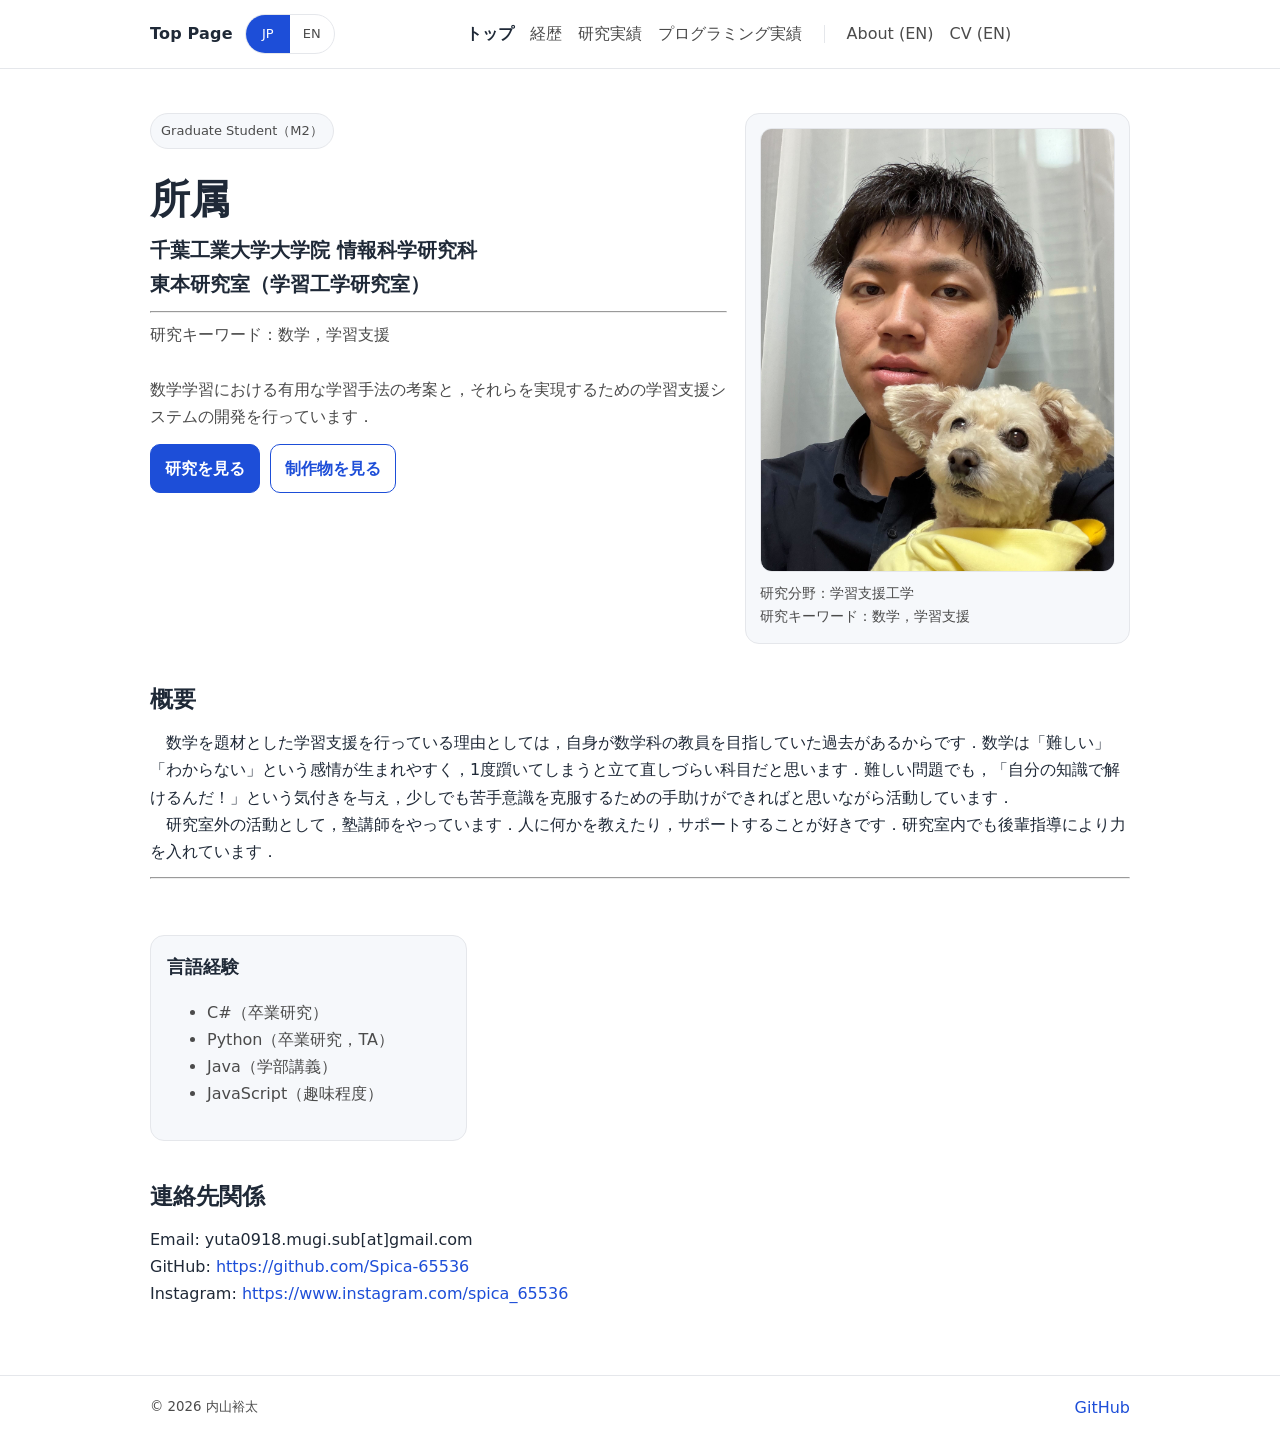
<file: index.html>
<!doctype html>
<html lang="ja">
<head>
  <meta charset="utf-8" />
  <meta name="viewport" content="width=device-width, initial-scale=1" />
  <title>Personal Website</title>
  <meta name="description" content="内山裕太のホームページです" />
  <meta property="og:title" content="Personal Website" />
  <meta property="og:description" content="研究実績・経歴・制作物" />
  <meta property="og:type" content="website" />
  <meta property="og:image" content="assets/images/profile.jpg" />

  <link rel="icon" href="assets/images/favicon.ico" type="image/x-icon">
  <link rel="apple-touch-icon" href="assets/images/apple-touch-icon.png">

  <link rel="stylesheet" href="assets/style.css" />
  <script defer src="assets/main.js"></script>
</head>
<body>
  <div data-include="partials/header.html"></div>

  <main class="container">
    <section class="hero">
      <div class="hero-grid">
        <div>
          <p class="badge">Graduate Student（M2）</p>
          <h1>所属</h1>
          <h3>
            <a href="https://chibatech.jp/" target="_blank" rel="noreferrer" class="black">千葉工業大学大学院 情報科学研究科</a><br>
            <a href="https://www.takahito.com/" target="_blank" rel="noreferrer" class="black">東本研究室（学習工学研究室）</a>
          </h3><hr>
          <p class="lead">
            研究キーワード：数学，学習支援<br><br>
            数学学習における有用な学習手法の考案と，それらを実現するための学習支援システムの開発を行っています．
          </p>

          <div class="hero-links">
            <a class="btn" href="research.html">研究を見る</a>
            <a class="btn ghost" href="projects.html">制作物を見る</a>
          </div>
        </div>

        <figure class="avatar">
          <img src="assets/images/profile.jpg" alt="プロフィール写真" />
          <figcaption>
            研究分野：学習支援工学<br>
            研究キーワード：数学，学習支援
          </figcaption>
        </figure>
      </div>
    </section>

    <section class="section">
      <div class="section-head">
        <h2>概要</h2>
      </div>
      <p>
        　数学を題材とした学習支援を行っている理由としては，自身が数学科の教員を目指していた過去があるからです．数学は「難しい」「わからない」という感情が生まれやすく，1度躓いてしまうと立て直しづらい科目だと思います．難しい問題でも，「自分の知識で解けるんだ！」という気付きを与え，少しでも苦手意識を克服するための手助けができればと思いながら活動しています．<br>
        　研究室外の活動として，塾講師をやっています．人に何かを教えたり，サポートすることが好きです．研究室内でも後輩指導により力を入れています．<hr>
      </p>
    </section>

    <section class="grid3" aria-label="Highlights">
      <!-- <article class="card">
        <h3>研究概要</h3>
        <p>
          研究名
        </p><hr>
        <p>
          概要
        </p>
      </article>
      <article class="card">
        <h3>研究実績</h3>
        <p>発表名</p>
      </article> -->
      <article class="card">
        <h3>言語経験</h3>
        <ul>
          <li>C#（卒業研究）</li>
          <li>Python（卒業研究，TA）</li>
          <li>Java（学部講義）</li>
          <li>JavaScript（趣味程度）</li>
        </ul>
      </article>
    </section>

    <section class="section">
      <h2>連絡先関係</h2>
      <p>
        Email: yuta0918.mugi.sub[at]gmail.com<br>
        GitHub: <a href="https://github.com/Spica-65536" target="_blank" rel="noreferrer">https://github.com/Spica-65536</a><br>
        Instagram: <a href="https://www.instagram.com/spica_65536" target="_blank" rel="noreferrer">https://www.instagram.com/spica_65536</a>
      </p>
    </section>
  </main>

  <div data-include="partials/footer.html"></div>
</body>
</html>
</file>
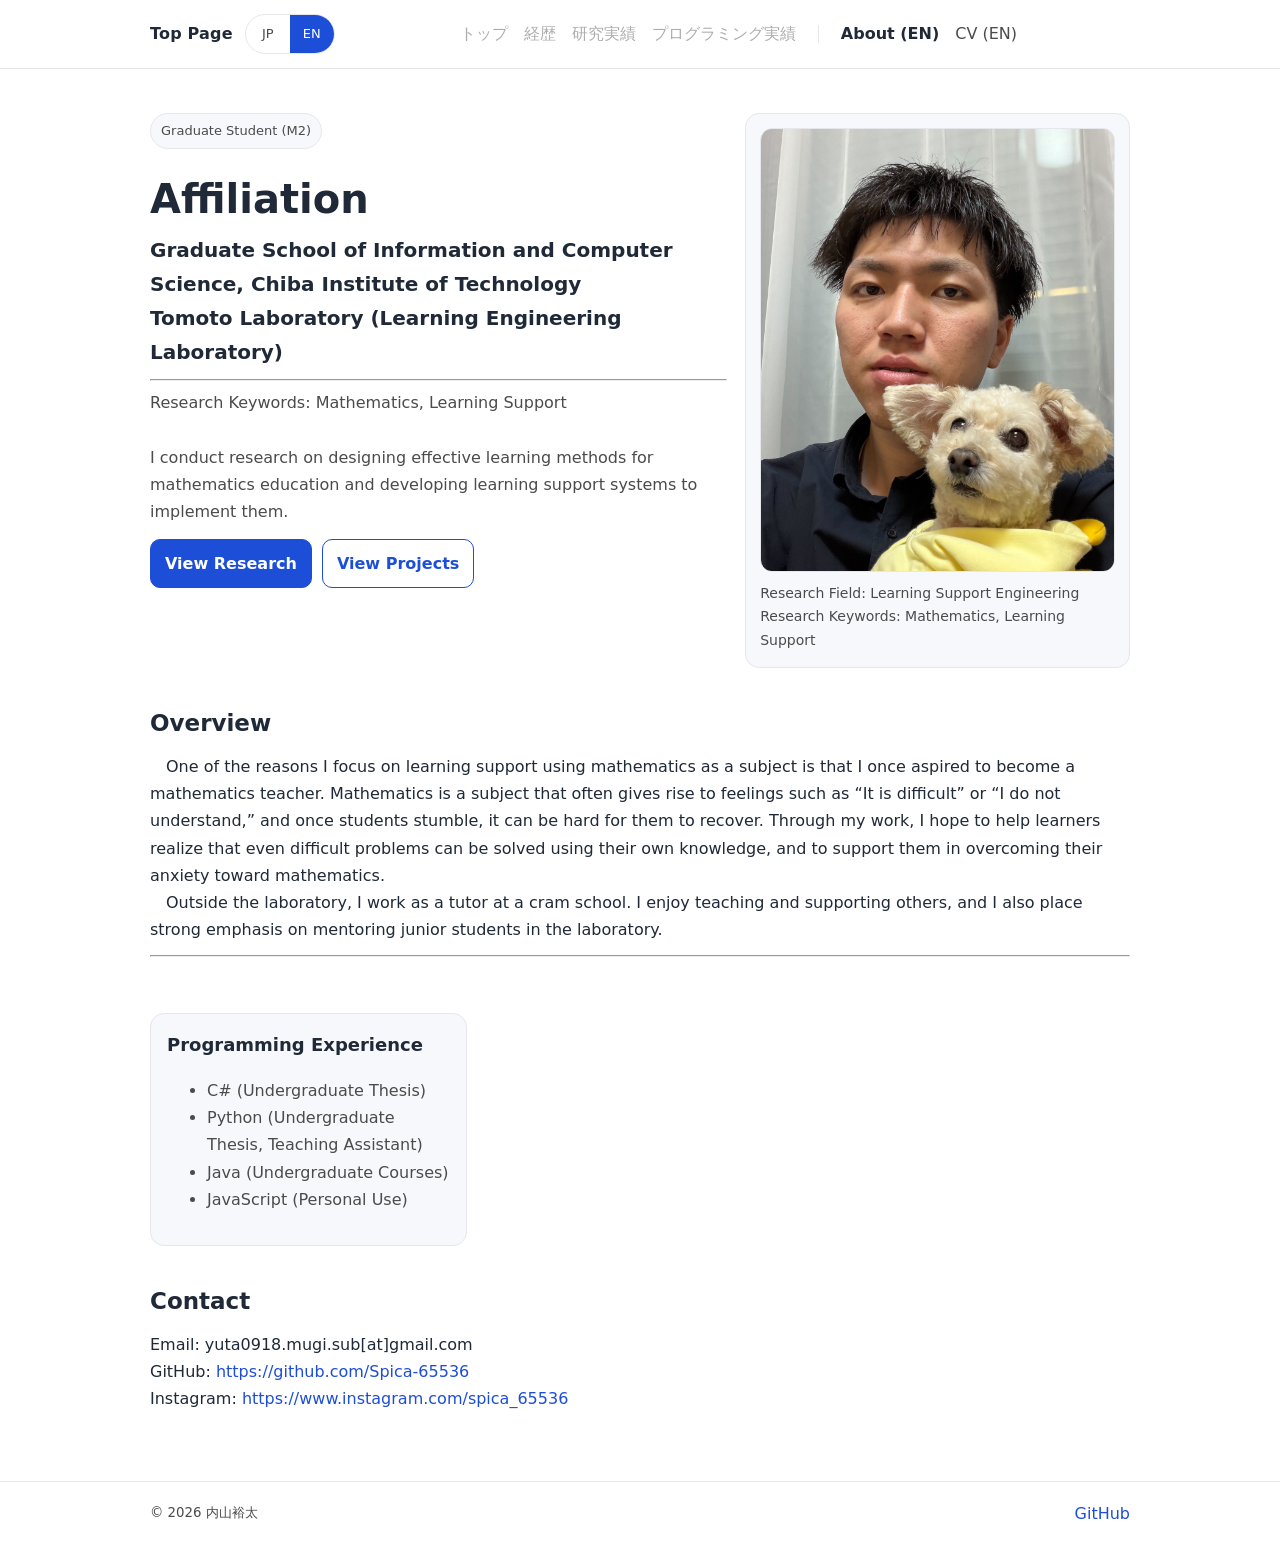
<file: about-en.html>
<!doctype html>
<html lang="en">
<head>
  <meta charset="utf-8" />
  <meta name="viewport" content="width=device-width, initial-scale=1" />
  <title>Personal Website</title>
  <meta name="description" content="This is the personal website of Yuta Uchiyama." />
  <meta property="og:title" content="Personal Website" />
  <meta property="og:description" content="Research achievements, background, and projects" />
  <meta property="og:type" content="website" />
  <meta property="og:image" content="assets/images/profile.jpg" />

  <link rel="icon" href="assets/images/favicon.ico" type="image/x-icon">
  <link rel="apple-touch-icon" href="assets/images/apple-touch-icon.png">

  <link rel="stylesheet" href="assets/style.css" />
  <script defer src="assets/main.js"></script>
</head>
<body>
  <div data-include="partials/header.html"></div>

  <main class="container">
    <section class="hero">
      <div class="hero-grid">
        <div>
          <p class="badge">Graduate Student (M2)</p>
          <h1>Affiliation</h1>
          <h3>
            <a href="https://chibatech.jp/" target="_blank" rel="noreferrer" class="black">Graduate School of Information and Computer Science, Chiba Institute of Technology</a><br>
            <a href="https://www.takahito.com/" target="_blank" rel="noreferrer" class="black">Tomoto Laboratory (Learning Engineering Laboratory)</a>
          </h3><hr>
          <p class="lead">
            Research Keywords: Mathematics, Learning Support<br><br>
            I conduct research on designing effective learning methods for mathematics education and developing learning support systems to implement them.
          </p>

          <div class="hero-links">
            <a class="btn" href="research.html">View Research</a>
            <a class="btn ghost" href="projects.html">View Projects</a>
          </div>
        </div>

        <figure class="avatar">
          <img src="assets/images/profile.jpg" alt="Profile photo" />
          <figcaption>
            Research Field: Learning Support Engineering<br>
            Research Keywords: Mathematics, Learning Support
          </figcaption>
        </figure>
      </div>
    </section>

    <section class="section">
      <div class="section-head">
        <h2>Overview</h2>
      </div>
      <p>
        　One of the reasons I focus on learning support using mathematics as a subject is that I once aspired to become a mathematics teacher. Mathematics is a subject that often gives rise to feelings such as “It is difficult” or “I do not understand,” and once students stumble, it can be hard for them to recover. Through my work, I hope to help learners realize that even difficult problems can be solved using their own knowledge, and to support them in overcoming their anxiety toward mathematics.<br>
        　Outside the laboratory, I work as a tutor at a cram school. I enjoy teaching and supporting others, and I also place strong emphasis on mentoring junior students in the laboratory.<hr>
      </p>
    </section>

    <section class="grid3" aria-label="Highlights">
      <!-- <article class="card">
        <h3>研究概要</h3>
        <p>
          研究名
        </p><hr>
        <p>
          概要
        </p>
      </article>
      <article class="card">
        <h3>研究実績</h3>
        <p>発表名</p>
      </article> -->
      <article class="card">
        <h3>Programming Experience</h3>
        <ul>
          <li>C# (Undergraduate Thesis)</li>
          <li>Python (Undergraduate Thesis, Teaching Assistant)</li>
          <li>Java (Undergraduate Courses)</li>
          <li>JavaScript (Personal Use)</li>
        </ul>
      </article>
    </section>

    <section class="section">
      <h2>Contact</h2>
      <p>
        Email: yuta0918.mugi.sub[at]gmail.com<br>
        GitHub: <a href="https://github.com/Spica-65536" target="_blank" rel="noreferrer">https://github.com/Spica-65536</a><br>
        Instagram: <a href="https://www.instagram.com/spica_65536" target="_blank" rel="noreferrer">https://www.instagram.com/spica_65536</a>
      </p>
    </section>
  </main>

  <div data-include="partials/footer.html"></div>
</body>
</html>
</file>
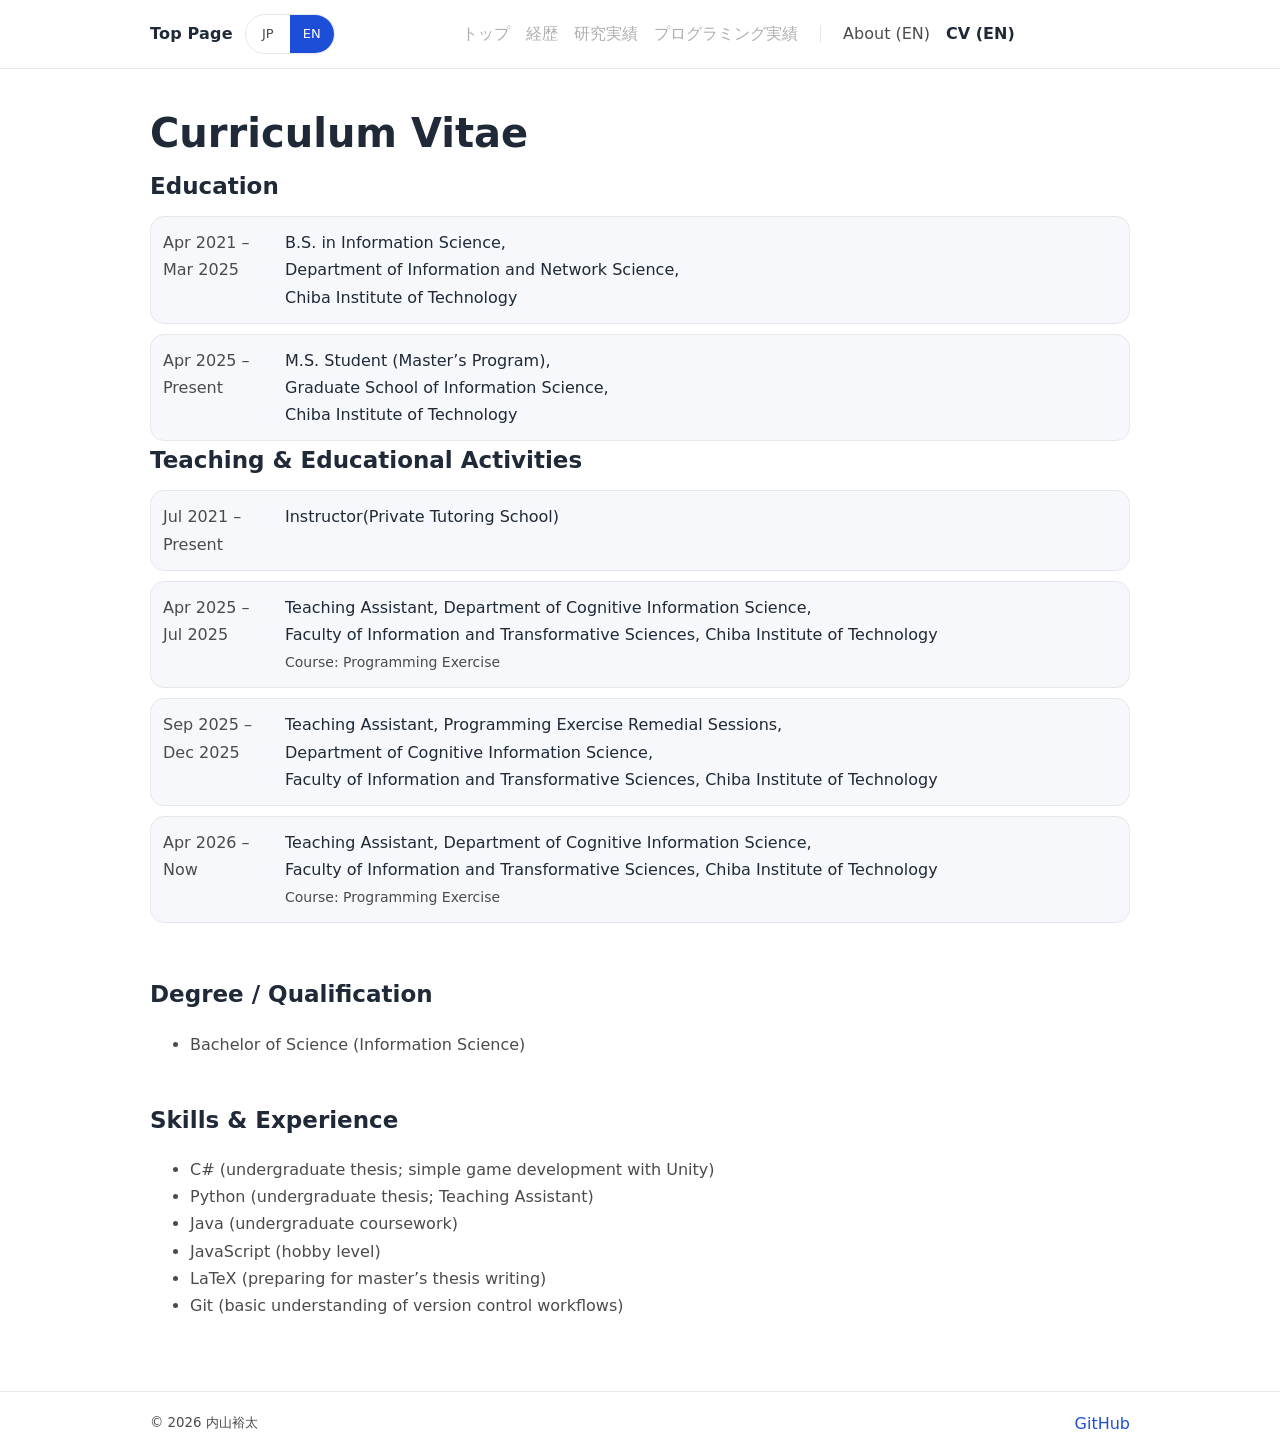
<file: cv-en.html>
<!doctype html>
<html lang="en">
<head>
  <meta charset="utf-8" />
  <meta name="viewport" content="width=device-width, initial-scale=1" />
  <title>経歴（English ver）</title>
  <meta name="description" content="Curriculum Vitae of Yuta Uchiyama." />
  <link rel="stylesheet" href="assets/style.css" />
  <script defer src="assets/main.js"></script>
</head>
<body>
  <div data-include="partials/header.html"></div>

  <main class="container">
    <section class="section">
      <div class="section-head">
        <h1>Curriculum Vitae</h1>
      </div>

      <h2>Education</h2>
      <div class="timeline" role="list">
        <div class="tl-item" role="listitem">
          <div class="tl-date">Apr 2021 – Mar 2025</div>
          <p class="tl-body">
            B.S. in Information Science,<br>
            Department of Information and Network Science,<br>
            Chiba Institute of Technology
          </p>
        </div>

        <div class="tl-item" role="listitem">
          <div class="tl-date">Apr 2025 – Present</div>
          <p class="tl-body">
            M.S. Student (Master’s Program),<br>
            Graduate School of Information Science,<br>
            Chiba Institute of Technology
          </p>
        </div>
      </div>

      <h2>Teaching & Educational Activities</h2>
      <div class="timeline" role="list">
        <div class="tl-item" role="listitem">
          <div class="tl-date">Jul 2021 – Present</div>
          <p class="tl-body">
            Instructor(Private Tutoring School)
          </p>
        </div>

        <div class="tl-item" role="listitem">
          <div class="tl-date">Apr 2025 – Jul 2025</div>
          <p class="tl-body">
            Teaching Assistant, Department of Cognitive Information Science,<br>
            Faculty of Information and Transformative Sciences, Chiba Institute of Technology<br>
            <span class="kicker">Course: Programming Exercise</span>
          </p>
        </div>

        <div class="tl-item" role="listitem">
          <div class="tl-date">Sep 2025 – Dec 2025</div>
          <p class="tl-body">
            Teaching Assistant, Programming Exercise Remedial Sessions,<br>
            Department of Cognitive Information Science,<br>
            Faculty of Information and Transformative Sciences, Chiba Institute of Technology
          </p>
        </div>

        <div class="tl-item" role="listitem">
          <div class="tl-date">Apr 2026 – Now</div>
          <p class="tl-body">
            Teaching Assistant, Department of Cognitive Information Science,<br>
            Faculty of Information and Transformative Sciences, Chiba Institute of Technology<br>
            <span class="kicker">Course: Programming Exercise</span>
          </p>
        </div>
      </div>
    </section>

    <section class="section">
      <h2>Degree / Qualification</h2>
      <ul class="lead">
        <li>Bachelor of Science (Information Science)</li>
      </ul>

      <br>

      <h2>Skills & Experience</h2>
      <ul class="lead">
        <li>C# (undergraduate thesis; simple game development with Unity)</li>
        <li>Python (undergraduate thesis; Teaching Assistant)</li>
        <li>Java (undergraduate coursework)</li>
        <li>JavaScript (hobby level)</li>
        <li>LaTeX (preparing for master’s thesis writing)</li>
        <li>Git (basic understanding of version control workflows)</li>
      </ul>
    </section>
  </main>

  <div data-include="partials/footer.html"></div>
</body>
</html>
</file>
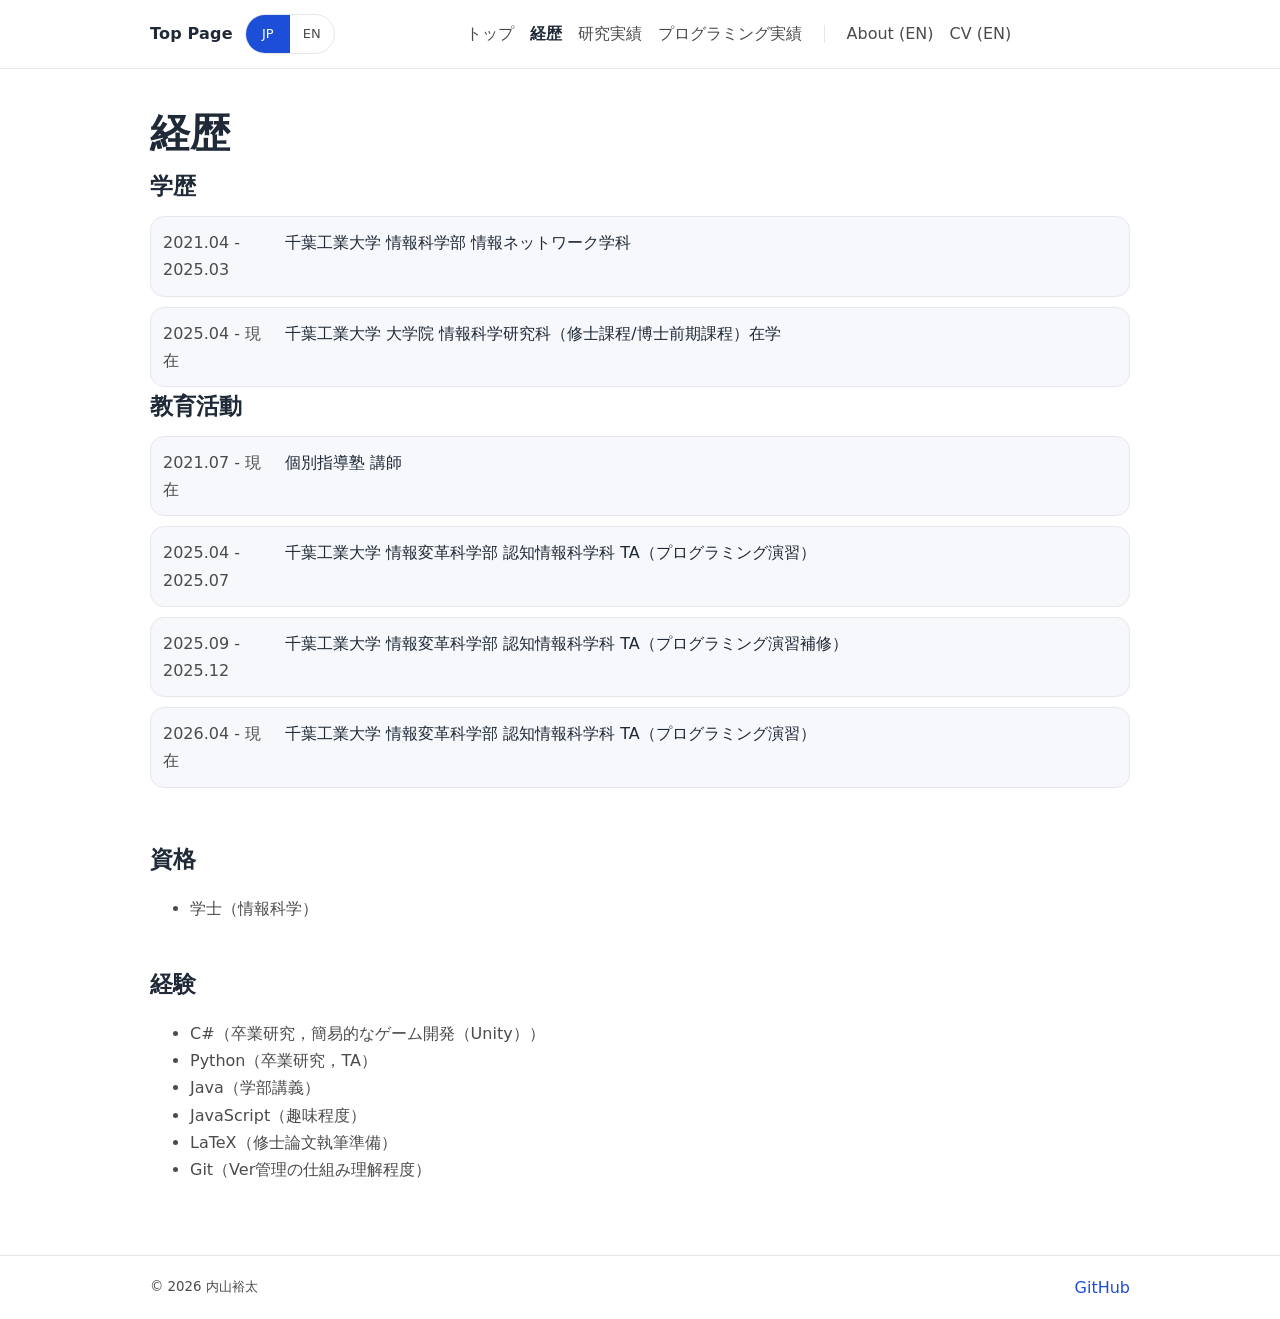
<file: cv.html>
<!doctype html>
<html lang="ja">
<head>
  <meta charset="utf-8" />
  <meta name="viewport" content="width=device-width, initial-scale=1" />
  <title>経歴</title>
  <link rel="stylesheet" href="assets/style.css" />
  <script defer src="assets/main.js"></script>
</head>
<body>
  <div data-include="partials/header.html"></div>

  <main class="container">
    <section class="section">
      <div class="section-head">
        <h1>経歴</h1>
      </div>
      <h2>学歴</h2>
      <div class="timeline" role="list">
        <div class="tl-item" role="listitem">
          <div class="tl-date">2021.04 - 2025.03</div>
          <p class="tl-body">千葉工業大学 情報科学部 情報ネットワーク学科</p>
        </div>
        <div class="tl-item" role="listitem">
          <div class="tl-date">2025.04 - 現在</div>
          <p class="tl-body">千葉工業大学 大学院 情報科学研究科（修士課程/博士前期課程）在学</p>
        </div>
      </div>
      <h2>教育活動</h2>
      <div class="timeline" role="list">
        <div class="tl-item" role="listitem">
          <div class="tl-date">2021.07 - 現在</div>
          <p class="tl-body">個別指導塾 講師</p>
        </div>
        <div class="tl-item" role="listitem">
          <div class="tl-date">2025.04 - 2025.07</div>
          <p class="tl-body">千葉工業大学 情報変革科学部 認知情報科学科 TA（プログラミング演習）</p>
        </div>
        <div class="tl-item" role="listitem">
          <div class="tl-date">2025.09 - 2025.12</div>
          <p class="tl-body">千葉工業大学 情報変革科学部 認知情報科学科 TA（プログラミング演習補修）</p>
        </div>
        <div class="tl-item" role="listitem">
          <div class="tl-date">2026.04 - 現在</div>
          <p class="tl-body">千葉工業大学 情報変革科学部 認知情報科学科 TA（プログラミング演習）</p>
        </div>
      </div>
    </section>

    <section class="section">
      <h2>資格</h2>
      <ul class="lead">
        <li>学士（情報科学）</li>
      </ul><br>
      <h2>経験</h2>
      <ul class="lead">
        <li>C#（卒業研究，簡易的なゲーム開発（Unity））</li>
        <li>Python（卒業研究，TA）</li>
        <li>Java（学部講義）</li>
        <li>JavaScript（趣味程度）</li>
        <li>LaTeX（修士論文執筆準備）</li>
        <li>Git（Ver管理の仕組み理解程度）</li>
      </ul>
    </section>
  </main>

  <div data-include="partials/footer.html"></div>
</body>
</html>
</file>
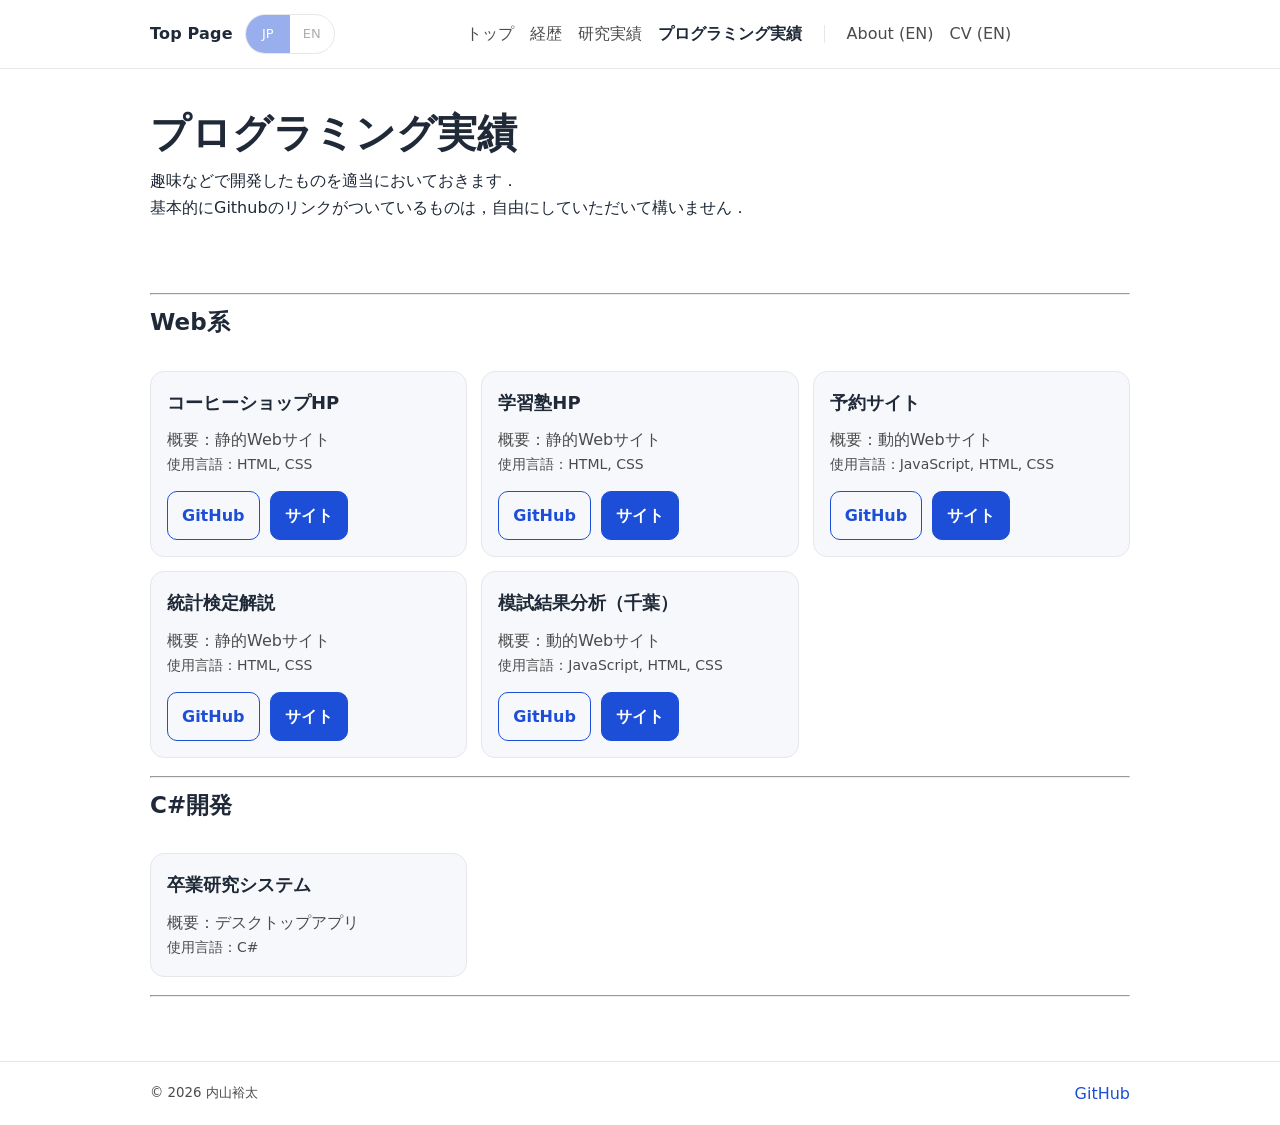
<file: projects.html>
<!doctype html>
<html lang="ja">
<head>
  <meta charset="utf-8" />
  <meta name="viewport" content="width=device-width, initial-scale=1" />
  <title>プログラミング実績</title>
  <link rel="stylesheet" href="assets/style.css" />
  <script defer src="assets/main.js"></script>
</head>
<body>
  <div data-include="partials/header.html"></div>

  <main class="container">
    <section class="section">
      <div class="section-head">
        <h1>プログラミング実績</h1>
      </div>
      <p>
        趣味などで開発したものを適当においておきます．<br>
        基本的にGithubのリンクがついているものは，自由にしていただいて構いません．
      </p>
    </section>

    <section class="section">
      <hr>
      <div class="section-head">
        <h2>Web系</h2>
      </div>

      <div class="grid3">
        <article class="card">
          <h3>コーヒーショップHP</h3>
          <p>概要：静的Webサイト</p>
          <p class="kicker">使用言語：HTML, CSS</p>
          <div class="hero-links">
            <a class="btn ghost" href="https://github.com/Spica-65536/Web_portfolio/tree/main/Coffee_Shop" target="_blank" rel="noreferrer">GitHub</a>
            <a class="btn" href="https://spica-65536.github.io/Web_portfolio/Coffee_Shop/index.html" target="_blank" rel="noreferrer">サイト</a>
          </div>
        </article>

        <article class="card">
          <h3>学習塾HP</h3>
          <p>概要：静的Webサイト</p>
          <p class="kicker">使用言語：HTML, CSS</p>
          <div class="hero-links">
            <a class="btn ghost" href="https://github.com/Spica-65536/Web_portfolio/tree/main/Cram_School" target="_blank" rel="noreferrer">GitHub</a>
            <a class="btn" href="https://spica-65536.github.io/Web_portfolio/Cram_School/index.html" target="_blank" rel="noreferrer">サイト</a>
          </div>
        </article>

        <article class="card">
          <h3>予約サイト</h3>
          <p>概要：動的Webサイト</p>
          <p class="kicker">使用言語：JavaScript, HTML, CSS</p>
          <div class="hero-links">
            <a class="btn ghost" href="https://github.com/Spica-65536/Web_portfolio/tree/main/Book_Site" target="_blank" rel="noreferrer">GitHub</a>
            <a class="btn" href="https://spica-65536.github.io/Web_portfolio/Book_Site/index.html" target="_blank" rel="noreferrer">サイト</a>
          </div>
        </article>

        <article class="card">
          <h3>統計検定解説</h3>
          <p>概要：静的Webサイト</p>
          <p class="kicker">使用言語：HTML, CSS</p>
          <div class="hero-links">
            <a class="btn ghost" href="https://github.com/Spica-65536/Examination-explanation" target="_blank" rel="noreferrer">GitHub</a>
            <a class="btn" href="https://spica-65536.github.io/Examination-explanation/" target="_blank" rel="noreferrer">サイト</a>
          </div>
        </article>

        <article class="card">
          <h3>模試結果分析（千葉）</h3>
          <p>概要：動的Webサイト</p>
          <p class="kicker">使用言語：JavaScript, HTML, CSS</p>
          <div class="hero-links">
            <a class="btn ghost" href="https://github.com/Spica-65536/Results_analysis" target="_blank" rel="noreferrer">GitHub</a>
            <a class="btn" href=https://spica-65536.github.io/Results_analysis/ target="_blank" rel="noreferrer">サイト</a>
          </div>
        </article>
      </div><hr>

      <div class="section-head">
        <h2>C#開発</h2>
      </div>

      <div class="grid3">
        <article class="card">
          <h3>卒業研究システム</h3>
          <p>概要：デスクトップアプリ</p>
          <p class="kicker">使用言語：C#</p>
        </article>

      </div><hr>

      <!-- <div class="section-head">
        <h2>その他</h2>
      </div> -->

      <!-- <div class="section-head">
        <h2>xx</h2>
      </div>

      <div class="grid3">
        <article class="card">
          <h3>xx</h3>
          <p>概要：xx</p>
          <p class="kicker">使用言語：xx</p>
          <div class="hero-links">
            <a class="btn ghost" href="" target="_blank" rel="noreferrer">GitHub</a>
          </div>
        </article>
      </div> -->
    </section>
  </main>

  <div data-include="partials/footer.html"></div>
</body>
</html>
</file>
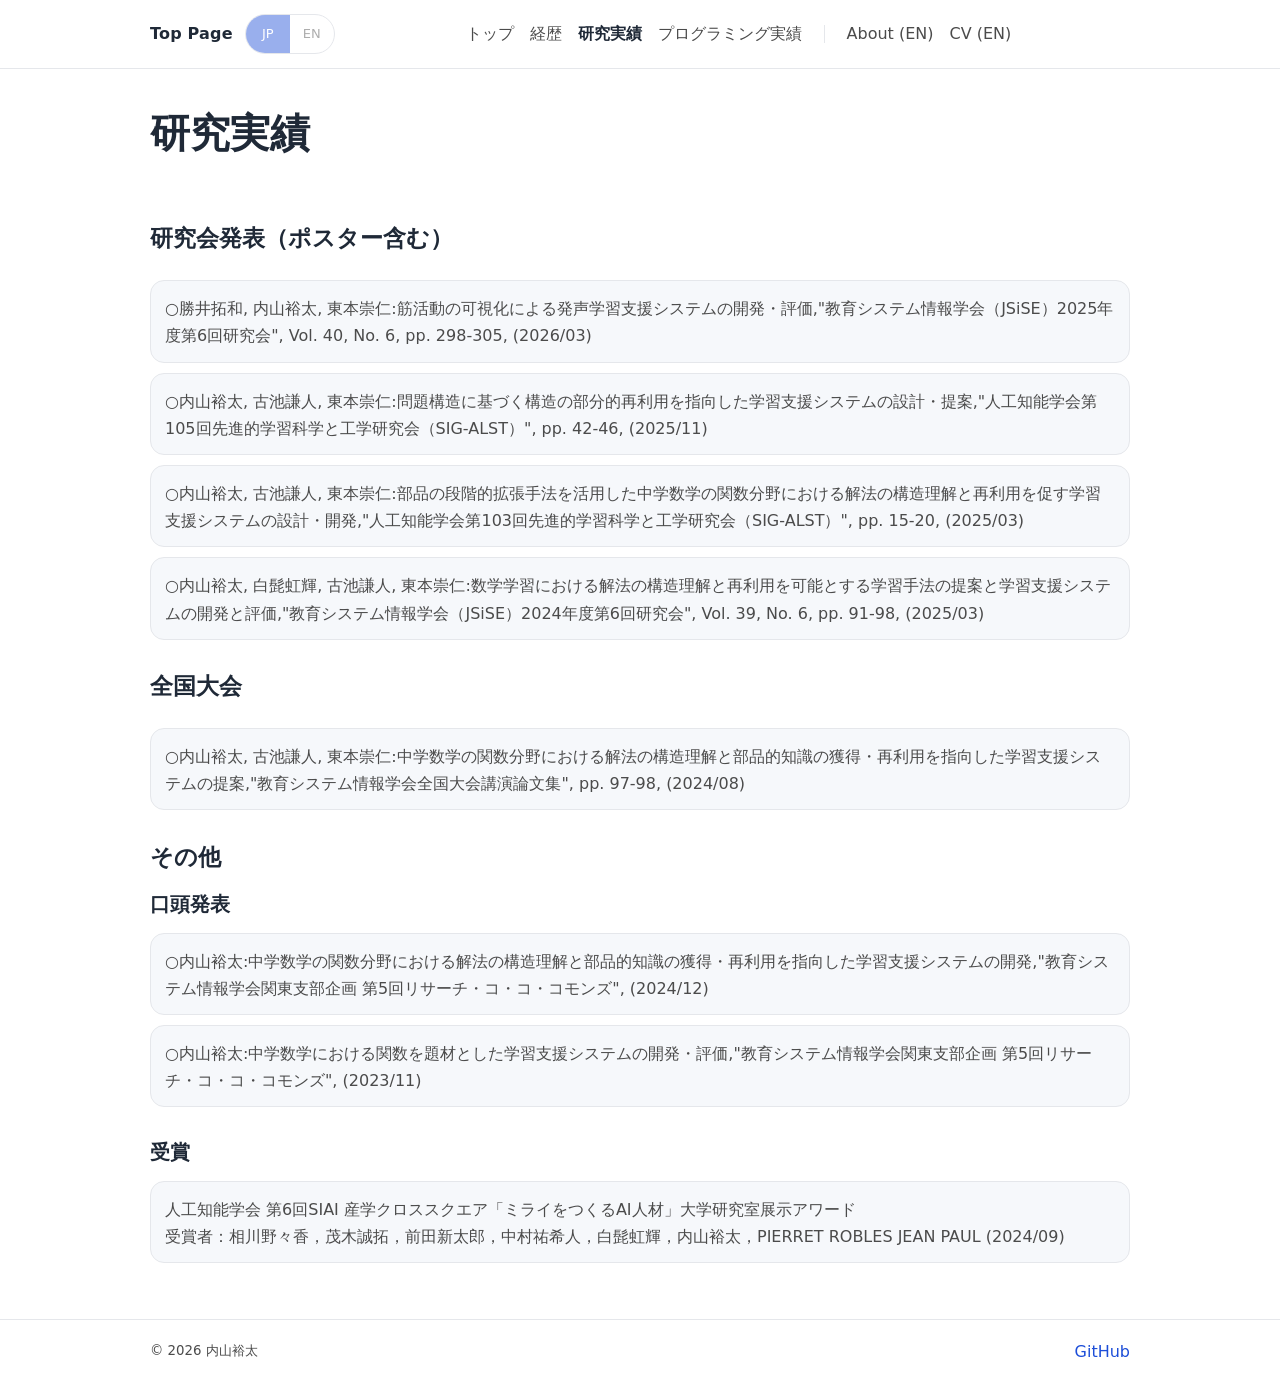
<file: research.html>
<!doctype html>
<html lang="ja">
<head>
  <meta charset="utf-8" />
  <meta name="viewport" content="width=device-width, initial-scale=1" />
  <title>研究実績</title>
  <link rel="stylesheet" href="assets/style.css" />
  <script defer src="assets/main.js"></script>
</head>
<body>
  <div data-include="partials/header.html"></div>

  <main class="container">
    <section class="section">
      <div class="section-head">
        <h1>研究実績</h1>
      </div>
    </section>

    <section class="section">
      <div class="section-head">
        <h2>研究会発表（ポスター含む）</h2>
      </div>
      <ol class="pub-list">
        <li class="pub">
          <p class="pub-meta">
            ○勝井拓和, 内山裕太, 東本崇仁:筋活動の可視化による発声学習支援システムの開発・評価,"教育システム情報学会（JSiSE）2025年度第6回研究会", Vol. 40, No. 6, pp. 298-305, (2026/03)
          </p>
        </li>

        <li class="pub">
          <p class="pub-meta">
            ○内山裕太, 古池謙人, 東本崇仁:問題構造に基づく構造の部分的再利用を指向した学習支援システムの設計・提案,"人工知能学会第105回先進的学習科学と工学研究会（SIG-ALST）", pp. 42-46, (2025/11)
          </p>
        </li>

        <li class="pub">
          <p class="pub-meta">
            ○内山裕太, 古池謙人, 東本崇仁:部品の段階的拡張手法を活用した中学数学の関数分野における解法の構造理解と再利用を促す学習支援システムの設計・開発,"人工知能学会第103回先進的学習科学と工学研究会（SIG-ALST）", pp. 15-20, (2025/03)
          </p>
        </li>

        <li class="pub">
          <p class="pub-meta">
            ○内山裕太, 白髭虹輝, 古池謙人, 東本崇仁:数学学習における解法の構造理解と再利用を可能とする学習手法の提案と学習支援システムの開発と評価,"教育システム情報学会（JSiSE）2024年度第6回研究会", Vol. 39, No. 6, pp. 91-98, (2025/03)
          </p>
        </li>
      </ol><br>

      <div class="section-head">
        <h2>全国大会</h2>
      </div>
      <ol class="pub-list">
        <li class="pub">
          <p class="pub-meta">
            ○内山裕太, 古池謙人, 東本崇仁:中学数学の関数分野における解法の構造理解と部品的知識の獲得・再利用を指向した学習支援システムの提案,"教育システム情報学会全国大会講演論文集", pp. 97-98, (2024/08)
          </p>
        </li>
      </ol><br>

      <div class="section-head">
        <h2>その他</h2>
      </div>
      <h3>口頭発表</h3>
      <ol class="pub-list">
        <li class="pub">
          <p class="pub-meta">
            ○内山裕太:中学数学の関数分野における解法の構造理解と部品的知識の獲得・再利用を指向した学習支援システムの開発,"教育システム情報学会関東支部企画 第5回リサーチ・コ・コ・コモンズ", (2024/12)
          </p>
        </li>
        <li class="pub">
          <p class="pub-meta">
            ○内山裕太:中学数学における関数を題材とした学習支援システムの開発・評価,"教育システム情報学会関東支部企画 第5回リサーチ・コ・コ・コモンズ", (2023/11)
          </p>
        </li>
      </ol><br>

      <h3>受賞</h3>
      <ol class="pub-list">
        <li class="pub">
          <p class="pub-meta">
            人工知能学会 第6回SIAI 産学クロススクエア「ミライをつくるAI人材」大学研究室展示アワード<br>
            受賞者：相川野々香，茂木誠拓，前田新太郎，中村祐希人，白髭虹輝，内山裕太，PIERRET ROBLES JEAN PAUL (2024/09)
          </p>
        </li>
      </ol>
    </section>
  </main>

  <div data-include="partials/footer.html"></div>
</body>
</html>
</file>
<file: assets/style.css>
:root{
  --bg: #ffffff;
  --surface: #f6f8fb;
  --text: #1f2937;
  --muted: #4b4b4b;
  --accent: #1d4ed8;
  --border: #e5e7eb;

  --radius: 14px;
  --shadow: 0 8px 24px rgba(17, 24, 39, 0.08);
}

*{ box-sizing: border-box; }
html, body{ height: 100%; }

body{
  margin: 0;
  font-family: system-ui, -apple-system, "Segoe UI", "Noto Sans JP", sans-serif;
  color: var(--text);
  background: var(--bg);
  line-height: 1.7;
}

a{ color: var(--accent); text-decoration: none; }
a:hover{ text-decoration: underline; }
a.black{
  color: #1f2937
}

.container{
  width: min(100% - 32px, 980px);
  margin-inline: auto;
}

/* ---------------- Header / Nav ---------------- */
.site-header{
  position: sticky;
  top: 0;
  background: rgba(255,255,255,0.88);
  backdrop-filter: blur(10px);
  border-bottom: 1px solid var(--border);
  z-index: 20;
}

.nav{
  display:flex;
  align-items:center;
  justify-content:space-between;
  gap: 12px;
  padding: 14px 0;
}

.brand{
  font-weight: 700;
  letter-spacing: 0.2px;
  color: var(--text);
}

.nav-right{
  display: inline-flex;
  align-items: center;
  gap: 10px;
}

/* Language toggle */
.lang-toggle{
  display: inline-flex;
  border: 1px solid var(--border);
  border-radius: 999px;
  background: var(--bg);
  overflow: hidden;
}

.lang-btn{
  display: inline-flex;
  align-items: center;
  justify-content: center;
  padding: 8px 10px;
  font-size: 13px;
  color: var(--muted);
  text-decoration: none;
  min-width: 44px;
}

.lang-btn:hover{
  text-decoration: none;
  background: var(--surface);
  color: var(--text);
}

.lang-btn[aria-current]{
  color: white;
  background: var(--accent);
}

/* hamburger */
.hamburger{
  display: inline-flex;
  flex-direction: column;
  gap: 5px;
  padding: 10px;
  border: 1px solid var(--border);
  border-radius: 10px;
  background: var(--bg);
  cursor: pointer;
}
.hamburger__bar{
  width: 22px;
  height: 2px;
  background: var(--text);
  border-radius: 2px;
}

/* menu - mobile dropdown */
.menu{
  position: absolute;
  left: 0;
  right: 0;
  top: 60px;
  margin: 0 auto;
  width: min(100% - 32px, 980px);
  background: var(--bg);
  border: 1px solid var(--border);
  border-radius: var(--radius);
  box-shadow: var(--shadow);
  padding: 10px;
  display: none;
  z-index: 30;
}
.menu a{
  display: block;
  padding: 10px 10px;
  color: var(--muted);
  border-radius: 10px;
}
.menu a:hover{
  background: var(--surface);
  color: var(--text);
  text-decoration: none;
}
.menu[data-open="true"]{ display: block; }

/* overlay */
.menu-overlay{
  position: fixed;
  inset: 0;
  background: rgba(17, 24, 39, 0.35);
  z-index: 25;
}

/* separator (mobile: horizontal, desktop: vertical) */
.menu-sep{
  display:block;
  height: 1px;
  background: var(--border);
  margin: 6px 6px;
}

/* active nav */
#site-menu a[aria-current="page"]{
  color: var(--text);
  font-weight: 700;
}
@media (max-width: 899px){
  #site-menu a[aria-current="page"]{
    background: var(--surface);
  }
}

/* prevent background scroll while menu open */
.no-scroll{ overflow: hidden; }

/* disabled link style (menu + toggle + others) */
a[aria-disabled="true"]{
  opacity: 0.45;
  pointer-events: none;
}

/* desktop nav */
@media (min-width: 900px){
  .hamburger{ display: none; }

  .menu{
    position: static;
    display: flex !important;
    gap: 16px;
    width: auto;
    background: transparent;
    border: none;
    box-shadow: none;
    padding: 0;
  }
  .menu a{
    display: inline;
    padding: 0;
    background: transparent;
  }
  .menu-overlay{ display: none; }

  .menu-sep{
    width: 1px;
    height: 18px;
    margin: 0 6px;
    display: inline-block;
    align-self: center;
  }
}

/* ---------------- Common Sections ---------------- */
.badge{
  display: inline-block;
  padding: 6px 10px;
  border: 1px solid var(--border);
  border-radius: 999px;
  background: var(--surface);
  color: var(--muted);
  font-size: 13px;
}

h1{
  font-size: clamp(26px, 4vw, 40px);
  line-height: 1.2;
  margin: 14px 0 10px;
}
h2{
  margin: 0 0 10px;
  font-size: 23px;
}
h3{
  margin: 0 0 10px;
  font-size: 20px;
}
p{ margin: 0 0 12px; }

.lead{
  color: var(--muted);
  max-width: 70ch;
}

.section{ padding: 26px 0; }
.section-head{
  display:flex;
  align-items: baseline;
  justify-content: space-between;
  gap: 12px;
  flex-wrap: wrap;
}
.kicker{ color: var(--muted); font-size: 14px; }

/* buttons */
.hero-links{
  display: flex;
  gap: 10px;
  flex-wrap: wrap;
  margin-top: 14px;
}
.btn{
  display: inline-flex;
  align-items: center;
  justify-content: center;
  padding: 10px 14px;
  border-radius: 10px;
  border: 1px solid var(--accent);
  background: var(--accent);
  color: white;
  font-weight: 600;
}
.btn.ghost{
  background: transparent;
  color: var(--accent);
}

/* cards */
.grid3{
  display: grid;
  gap: 14px;
  padding: 18px 0 10px;
  grid-template-columns: 1fr;
}
.card{
  background: var(--surface);
  border: 1px solid var(--border);
  border-radius: var(--radius);
  padding: 16px 16px;
}
.card h3{
  margin: 0 0 8px;
  font-size: 18px;
}
.card p,li{ margin: 0; color: var(--muted); }

@media (min-width: 900px){
  .grid3{ grid-template-columns: repeat(3, 1fr); }
}

/* ---------------- Hero + Photo ---------------- */
.hero{ padding: 44px 0 10px; }
.hero-grid{
  display: grid;
  gap: 18px;
  grid-template-columns: 1fr;
  align-items: start;
}
@media (min-width: 900px){
  .hero-grid{ grid-template-columns: 1.5fr 1fr; }
}

.avatar{
  margin: 0;
  padding: 14px;
  background: var(--surface);
  border: 1px solid var(--border);
  border-radius: var(--radius);
}
.avatar img{
  width: 100%;
  display: block;
  border-radius: 12px;
  border: 1px solid var(--border);
  aspect-ratio: 4 / 5;
  object-fit: cover;
}
.avatar figcaption{
  margin-top: 10px;
  color: var(--muted);
  font-size: 14px;
}

/* ---------------- CV Timeline ---------------- */
.timeline{
  display: grid;
  gap: 10px;
  margin: 10px 0 0;
}
.tl-item{
  display: grid;
  grid-template-columns: 110px 1fr;
  gap: 12px;
  padding: 12px;
  background: var(--surface);
  border: 1px solid var(--border);
  border-radius: var(--radius);
}
.tl-date{
  color: var(--muted);
  font-feature-settings: "tnum";
  font-variant-numeric: tabular-nums;
}
.tl-body{ margin: 0; }
@media (max-width: 520px){
  .tl-item{ grid-template-columns: 1fr; }
}

/* ---------------- Research list (citation-like) ---------------- */
.pub-list{
  list-style: none;
  padding: 0;
  margin: 12px 0 0;
  display: grid;
  gap: 10px;
}
.pub{
  background: var(--surface);
  border: 1px solid var(--border);
  border-radius: var(--radius);
  padding: 14px 14px 12px;
}
.pub-meta{
  margin: 0;
  color: var(--muted);
  font-size: 16px;
}
.pub-links{
  margin-top: 10px;
  display: flex;
  gap: 10px;
  flex-wrap: wrap;
}
.pill{
  display: inline-flex;
  align-items: center;
  gap: 6px;
  padding: 6px 10px;
  border: 1px solid var(--border);
  border-radius: 999px;
  background: #fff;
  color: var(--text);
  font-size: 13px;
}
.pill:hover{
  text-decoration: none;
  border-color: #cbd5e1;
}
.pub em{ font-style: normal; font-weight: 700; color: var(--text); }

/* ---------------- Footer ---------------- */
.site-footer{
  border-top: 1px solid var(--border);
  margin-top: 30px;
  padding: 18px 0;
  color: var(--muted);
}
.footer-inner{
  display:flex;
  align-items:center;
  justify-content:space-between;
  gap: 12px;
  flex-wrap: wrap;
}
.footer-links{
  display:flex;
  gap: 12px;
}
</file>
